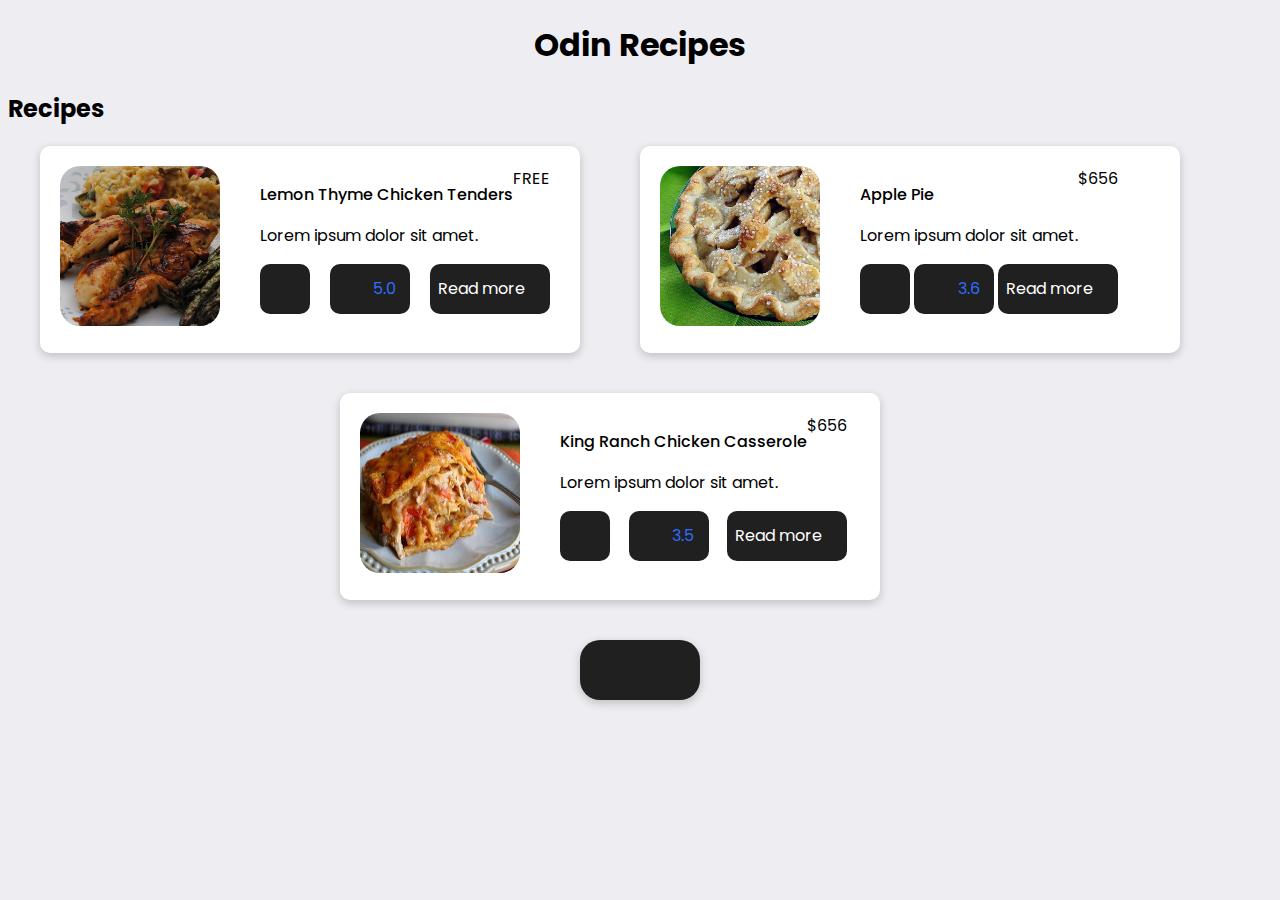
<file: index.html>
<!DOCTYPE html>
<html lang="en">
  <head>
    <meta charset="UTF-8" />
    <meta http-equiv="X-UA-Compatible" content="IE=edge" />
    <meta name="viewport" content="width=device-width, initial-scale=1.0" />
    <link
      rel="stylesheet"
      href="https://pro.fontawesome.com/releases/v5.10.0/css/all.css"
      integrity="sha384-AYmEC3Yw5cVb3ZcuHtOA93w35dYTsvhLPVnYs9eStHfGJvOvKxVfELGroGkvsg+p"
      crossorigin="anonymous"
    />
    <link rel="stylesheet" href="css/styles.css" />
    <title>Odin Recipes</title>
  </head>
  <body>
    <h1 class="title">Odin Recipes</h1>
    <h2 class="subtitle">Recipes</h2>
    <section class="cards">
      <div class="card">
        <div class="card-img">
          <img src="images/chicken.jpeg" alt="Lemon Thyme Chicken Tenders" />
        </div>
        <div class="card-content">
          <div class="card-content-flex">
            <div class="card-text">
              <p class="food-name">Lemon Thyme Chicken Tenders</p>
              <p>Lorem ipsum dolor sit amet.</p>
            </div>
            <div class="card-price">FREE</div>
          </div>
          <div class="card-other">
            <div class="bookmark"><i class="far fa-bookmark"></i></div>
            <div class="rating">
              <i class="fas fa-star"></i>
              <p>5.0</p>
            </div>
            <div class="read">
              <p class="link"><a href="recipes/chicken.html">Read more</a></p>
              <i class="fas fa-arrow-right"></i>
            </div>
          </div>
        </div>
      </div>

      <div class="card">
        <div class="card-img">
          <img src="images/apple-pie.jpeg" alt="Lemon Thyme Chicken Tenders" />
        </div>
        <div class="card-content">
          <div class="card-content-flex">
            <div class="card-text">
              <p class="food-name">Apple Pie</p>
              <p>Lorem ipsum dolor sit amet.</p>
            </div>
            <div class="card-price">$656</div>
          </div>
          <div class="card-other">
            <div class="bookmark"><i class="far fa-bookmark"></i></div>
            <div class="rating">
              <i class="fas fa-star-half-alt"></i>
              <p>3.6</p>
            </div>
            <div class="read">
              <p class="link"><a href="recipes/apple-pie.html">Read more</a></p>
              <i class="fas fa-arrow-right"></i>
            </div>
          </div>
        </div>
      </div>

      <div class="card">
        <div class="card-img-img">
          <img src="images/casserole.jpeg" alt="Lemon Thyme Chicken Tenders" />
        </div>
        <div class="card-content">
          <div class="card-content-flex">
            <div class="card-text">
              <p class="food-name">King Ranch Chicken Casserole</p>
              <p>Lorem ipsum dolor sit amet.</p>
            </div>
            <div class="card-price">$656</div>
          </div>
          <div class="card-other">
            <div class="bookmark"><i class="far fa-bookmark"></i></div>
            <div class="rating">
              <i class="fas fa-star-half-alt"></i>
              <p>3.5</p>
            </div>
            <div class="read">
              <p class="link"><a href="recipes/casserole.html">Read more</a></p>
              <i class="fas fa-arrow-right"></i>
            </div>
          </div>
        </div>
      </div>
    </section>
    <div class="git">
      <a href="https://github.com/JuanDCeballos" target="_blank"
        ><i class="fab fa-github"></i
      ></a>
    </div>
  </body>
</html>
</file>
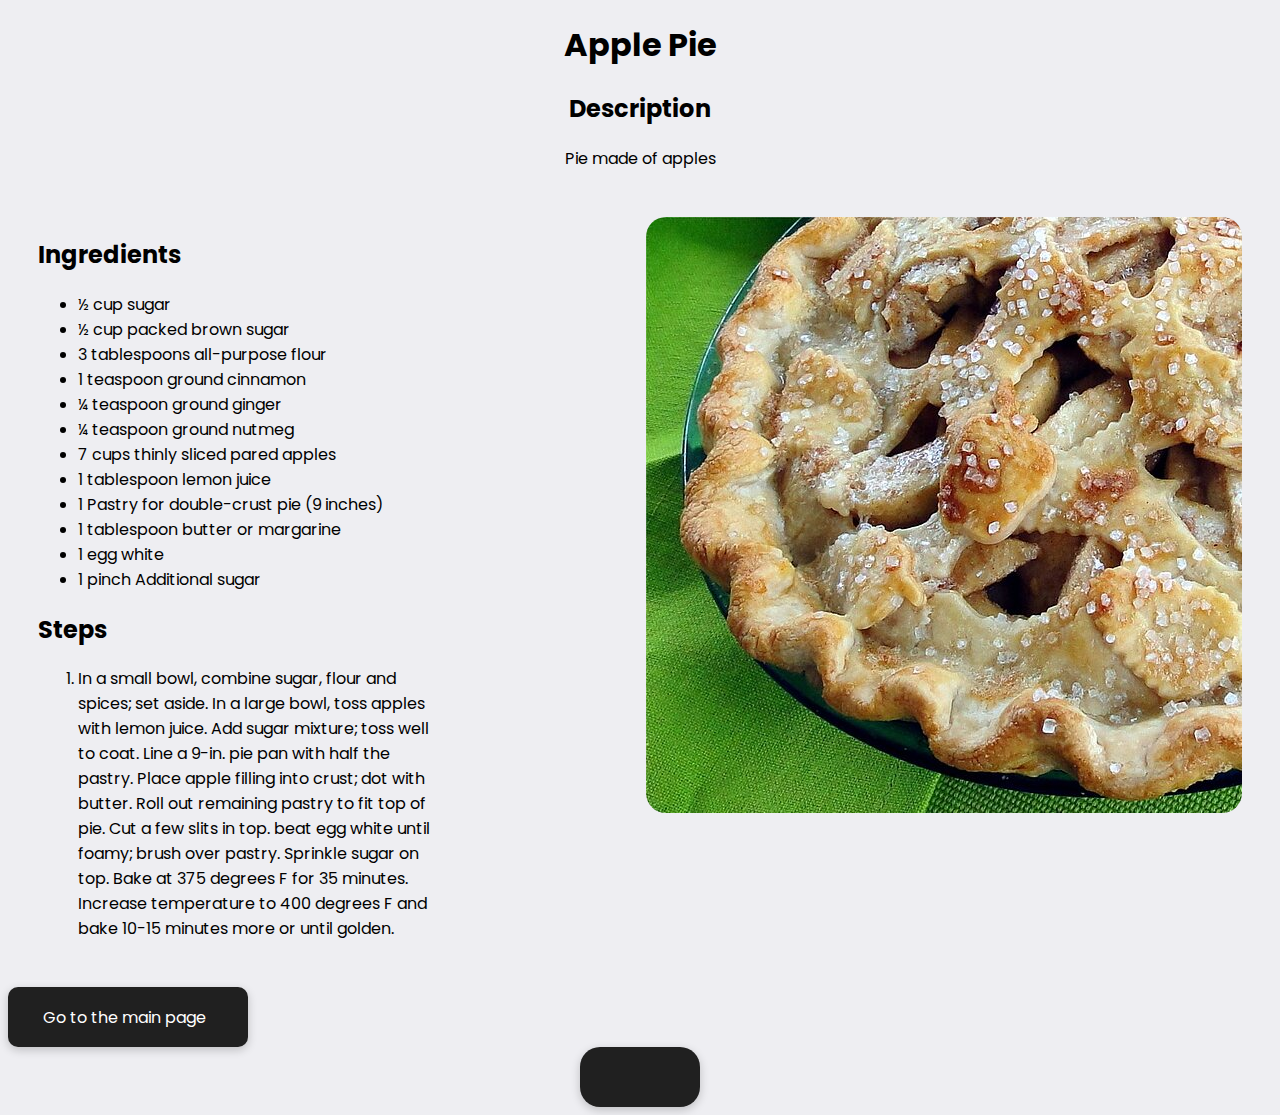
<file: recipes/apple-pie.html>
<!DOCTYPE html>
<html lang="en">
  <head>
    <meta charset="UTF-8" />
    <meta http-equiv="X-UA-Compatible" content="IE=edge" />
    <meta name="viewport" content="width=device-width, initial-scale=1.0" />
    <link
      rel="stylesheet"
      href="https://pro.fontawesome.com/releases/v5.10.0/css/all.css"
      integrity="sha384-AYmEC3Yw5cVb3ZcuHtOA93w35dYTsvhLPVnYs9eStHfGJvOvKxVfELGroGkvsg+p"
      crossorigin="anonymous"
    />
    <link rel="stylesheet" href="styles.css" />
    <title>Apple Pie</title>
  </head>
  <body>
    <h1 class="title">Apple Pie</h1>
    <div class="description">
      <h2>Description</h2>
      <p>Pie made of apples</p>
    </div>
    <main class="page">
      <div class="side-img">
        <img src="../images/apple-pie.jpeg" alt="Apple Pie" />
      </div>
      <div class="prepare">
        <h2>Ingredients</h2>
        <ul>
          <li>½ cup sugar</li>
          <li>½ cup packed brown sugar</li>
          <li>3 tablespoons all-purpose flour</li>
          <li>1 teaspoon ground cinnamon</li>
          <li>¼ teaspoon ground ginger</li>
          <li>¼ teaspoon ground nutmeg</li>
          <li>7 cups thinly sliced pared apples</li>
          <li>1 tablespoon lemon juice</li>
          <li>1 Pastry for double-crust pie (9 inches)</li>
          <li>1 tablespoon butter or margarine</li>
          <li>1 egg white</li>
          <li>1 pinch Additional sugar</li>
        </ul>
        <h2>Steps</h2>
        <ol>
          <li>
            In a small bowl, combine sugar, flour and spices; set aside. In a
            large bowl, toss apples with lemon juice. Add sugar mixture; toss
            well to coat. Line a 9-in. pie pan with half the pastry. Place apple
            filling into crust; dot with butter. Roll out remaining pastry to
            fit top of pie. Cut a few slits in top. beat egg white until foamy;
            brush over pastry. Sprinkle sugar on top. Bake at 375 degrees F for
            35 minutes. Increase temperature to 400 degrees F and bake 10-15
            minutes more or until golden.
          </li>
        </ol>
      </div>
    </main>
    <div class="main-page">
      <i class="fas fa-home"></i>
      <p><a href="../index.html">Go to the main page</a></p>
    </div>
    <div class="git">
      <a href="https://github.com/JuanDCeballos" target="_blank"
        ><i class="fab fa-github"></i
      ></a>
    </div>
  </body>
</html>
</file>
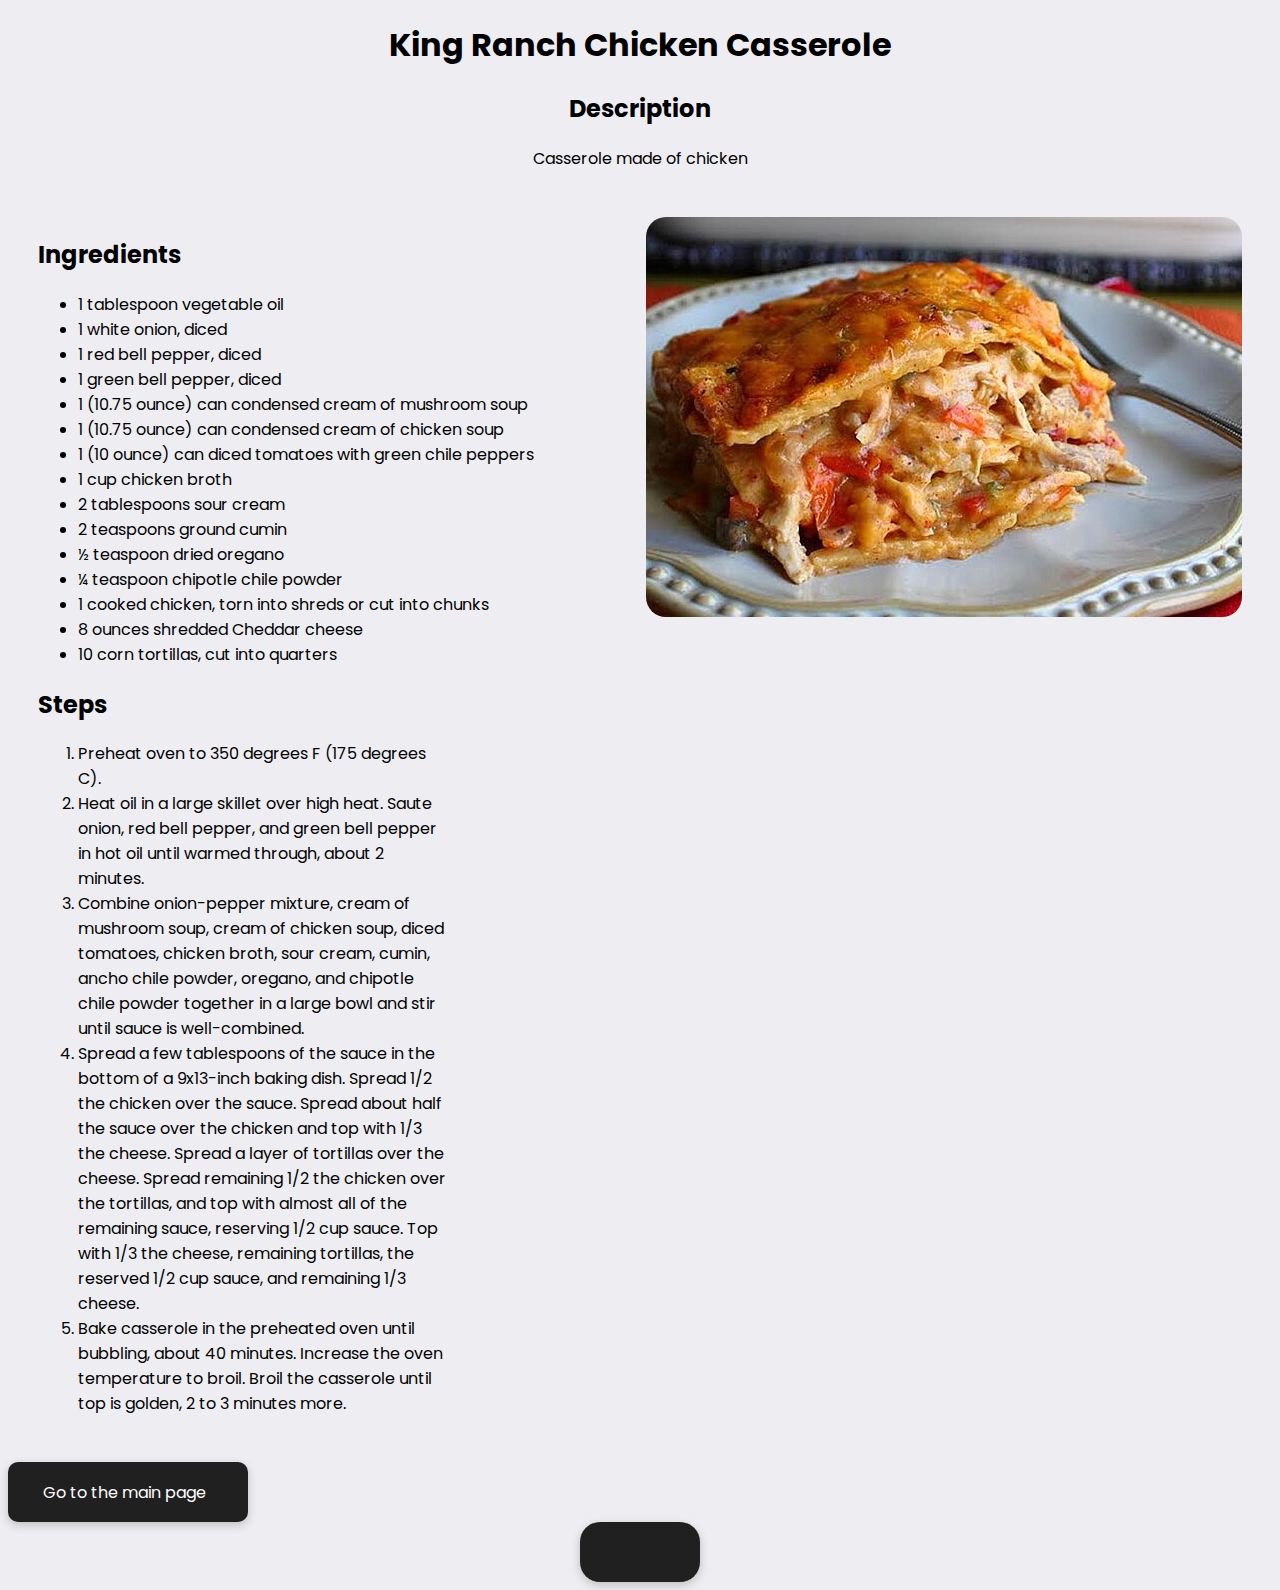
<file: recipes/casserole.html>
<!DOCTYPE html>
<html lang="en">
  <head>
    <meta charset="UTF-8" />
    <meta http-equiv="X-UA-Compatible" content="IE=edge" />
    <meta name="viewport" content="width=device-width, initial-scale=1.0" />
    <link
      rel="stylesheet"
      href="https://pro.fontawesome.com/releases/v5.10.0/css/all.css"
      integrity="sha384-AYmEC3Yw5cVb3ZcuHtOA93w35dYTsvhLPVnYs9eStHfGJvOvKxVfELGroGkvsg+p"
      crossorigin="anonymous"
    />
    <link rel="stylesheet" href="styles.css" />
    <title>King Ranch Chicken Casserole</title>
  </head>
  <body>
    <h1 class="title">King Ranch Chicken Casserole</h1>
    <div class="description">
      <h2>Description</h2>
      <p>Casserole made of chicken</p>
    </div>
    <main class="page">
      <div class="side-img">
        <img src="../images/casserole.jpeg" alt="casserole" />
      </div>
      <div class="prepare">
        <h2>Ingredients</h2>
        <ul>
          <li>1 tablespoon vegetable oil</li>
          <li>1 white onion, diced</li>
          <li>1 red bell pepper, diced</li>
          <li>1 green bell pepper, diced</li>
          <li>1 (10.75 ounce) can condensed cream of mushroom soup</li>
          <li>1 (10.75 ounce) can condensed cream of chicken soup</li>
          <li>1 (10 ounce) can diced tomatoes with green chile peppers</li>
          <li>1 cup chicken broth</li>
          <li>2 tablespoons sour cream</li>
          <li>2 teaspoons ground cumin</li>
          <li>½ teaspoon dried oregano</li>
          <li>¼ teaspoon chipotle chile powder</li>
          <li>1 cooked chicken, torn into shreds or cut into chunks</li>
          <li>8 ounces shredded Cheddar cheese</li>
          <li>10 corn tortillas, cut into quarters</li>
        </ul>
        <h2>Steps</h2>
        <ol>
          <li>Preheat oven to 350 degrees F (175 degrees C).</li>
          <li>
            Heat oil in a large skillet over high heat. Saute onion, red bell
            pepper, and green bell pepper in hot oil until warmed through, about
            2 minutes.
          </li>
          <li>
            Combine onion-pepper mixture, cream of mushroom soup, cream of
            chicken soup, diced tomatoes, chicken broth, sour cream, cumin,
            ancho chile powder, oregano, and chipotle chile powder together in a
            large bowl and stir until sauce is well-combined.
          </li>
          <li>
            Spread a few tablespoons of the sauce in the bottom of a 9x13-inch
            baking dish. Spread 1/2 the chicken over the sauce. Spread about
            half the sauce over the chicken and top with 1/3 the cheese. Spread
            a layer of tortillas over the cheese. Spread remaining 1/2 the
            chicken over the tortillas, and top with almost all of the remaining
            sauce, reserving 1/2 cup sauce. Top with 1/3 the cheese, remaining
            tortillas, the reserved 1/2 cup sauce, and remaining 1/3 cheese.
          </li>
          <li>
            Bake casserole in the preheated oven until bubbling, about 40
            minutes. Increase the oven temperature to broil. Broil the casserole
            until top is golden, 2 to 3 minutes more.
          </li>
        </ol>
      </div>
    </main>
    <div class="main-page">
      <i class="fas fa-home"></i>
      <p><a href="../index.html">Go to the main page</a></p>
    </div>
    <div class="git">
      <a href="https://github.com/JuanDCeballos" target="_blank"
        ><i class="fab fa-github"></i
      ></a>
    </div>
  </body>
</html>
</file>
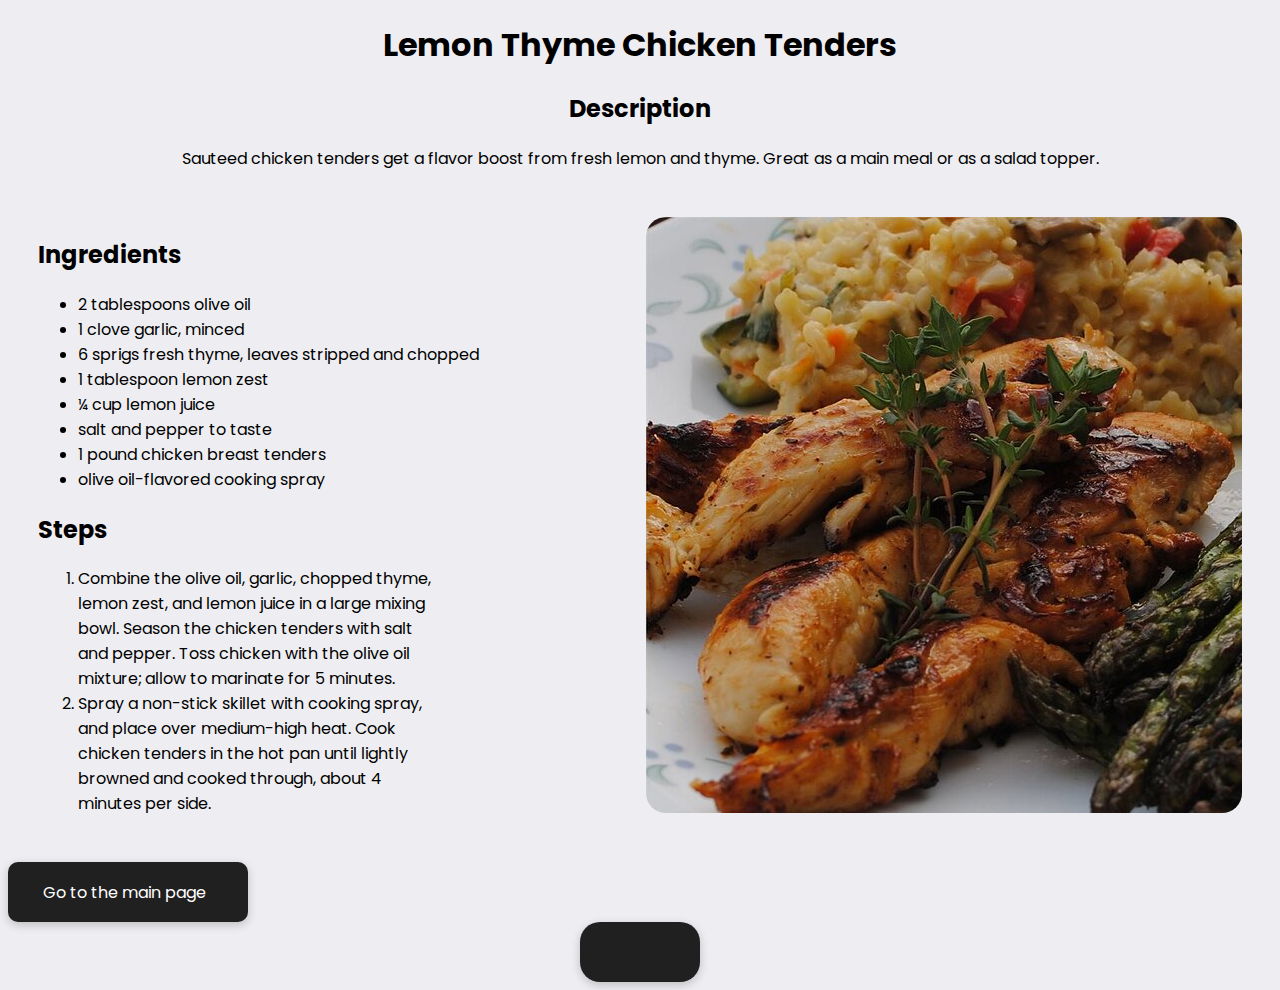
<file: recipes/chicken.html>
<!DOCTYPE html>
<html lang="en">
  <head>
    <meta charset="UTF-8" />
    <meta http-equiv="X-UA-Compatible" content="IE=edge" />
    <meta name="viewport" content="width=device-width, initial-scale=1.0" />
    <link
      rel="stylesheet"
      href="https://pro.fontawesome.com/releases/v5.10.0/css/all.css"
      integrity="sha384-AYmEC3Yw5cVb3ZcuHtOA93w35dYTsvhLPVnYs9eStHfGJvOvKxVfELGroGkvsg+p"
      crossorigin="anonymous"
    />
    <link rel="stylesheet" href="styles.css" />
    <title>Lemon Thyme Chicken Tenders</title>
  </head>
  <body>
    <h1 class="title">Lemon Thyme Chicken Tenders</h1>
    <div class="description">
      <h2>Description</h2>
      <p>
        Sauteed chicken tenders get a flavor boost from fresh lemon and thyme.
        Great as a main meal or as a salad topper.
      </p>
    </div>
    <main class="page">
      <div class="side-img">
        <img src="../images/chicken.jpeg" alt="chicken" />
      </div>
      <div class="prepare">
        <h2>Ingredients</h2>
        <ul>
          <li>2 tablespoons olive oil</li>
          <li>1 clove garlic, minced</li>
          <li>6 sprigs fresh thyme, leaves stripped and chopped</li>
          <li>1 tablespoon lemon zest</li>
          <li>¼ cup lemon juice</li>
          <li>salt and pepper to taste</li>
          <li>1 pound chicken breast tenders</li>
          <li>olive oil-flavored cooking spray</li>
        </ul>
        <h2>Steps</h2>
        <ol>
          <li>
            Combine the olive oil, garlic, chopped thyme, lemon zest, and lemon
            juice in a large mixing bowl. Season the chicken tenders with salt
            and pepper. Toss chicken with the olive oil mixture; allow to
            marinate for 5 minutes.
          </li>
          <li>
            Spray a non-stick skillet with cooking spray, and place over
            medium-high heat. Cook chicken tenders in the hot pan until lightly
            browned and cooked through, about 4 minutes per side.
          </li>
        </ol>
      </div>
    </main>
    <div class="main-page">
      <i class="fas fa-home"></i>
      <p><a href="../index.html">Go to the main page</a></p>
    </div>
    <div class="git">
      <a href="https://github.com/JuanDCeballos" target="_blank"
        ><i class="fab fa-github"></i
      ></a>
    </div>
  </body>
</html>
</file>
<file: css/styles.css>
@import url('https://fonts.googleapis.com/css2?family=Poppins:wght@400;500;700&display=swap');

:root {
  --main-color: #eeeef2;
  --main-color-card: #ffffff;
  --main-color-card-buttons: #202020;
  --main-color-card-star: #2f6dfe;
}

body {
  font-family: 'Poppins', sans-serif;
  background-color: var(--main-color);
}

.title {
  font-weight: 700;
  text-align: center;
}

.cards {
  display: flex;
  flex-wrap: wrap;
  justify-content: center;
}

.card {
  display: flex;
  flex-wrap: wrap;
  padding: 20px;
  background-color: var(--main-color-card);
  border-radius: 10px;
  box-shadow: 0 3px 10px rgb(0 0 0 / 0.2);
  margin-bottom: 40px;
}

.card-content {
  margin: 0 auto;
}

.food-name {
  font-weight: 500;
}

.card-content-flex {
  display: flex;
}

.card-img {
  margin: 0 auto;
}

.card .card-img img {
  width: 160px;
  height: auto;
  border-radius: 20px;
}

.card .card-img-img img {
  width: 160px;
  height: 160px;
  border-radius: 20px;
}

.card-other {
  display: flex;
  justify-content: space-between;
}

.bookmark {
  font-size: 20px;
  text-align: center;
  color: var(--main-color-card);
  background-color: var(--main-color-card-buttons);
  border-radius: 10px;
  width: 50px;
  height: 50px;
  line-height: 50px;
  cursor: pointer;
}

.rating {
  display: flex;
  justify-content: space-around;
  align-items: center;
  color: var(--main-color-card-star);
  background-color: var(--main-color-card-buttons);
  border-radius: 10px;
  width: 80px;
  height: 50px;
  cursor: pointer;
}

.rating i {
  font-size: 20px;
}

.read {
  display: flex;
  justify-content: space-around;
  align-items: center;
  color: var(--main-color-card);
  background-color: var(--main-color-card-buttons);
  border-radius: 10px;
  width: 120px;
  height: 50px;
  cursor: pointer;
}

.read a {
  text-decoration: none;
  color: var(--main-color-card);
}

.git {
  margin: 0 auto;
  background-color: var(--main-color-card-buttons);
  width: 120px;
  height: 60px;
  border-radius: 20px;
  text-align: center;
  line-height: 80px;
  box-shadow: 0 3px 10px rgb(0 0 0 / 0.2);
}

.git a {
  text-decoration: none;
  color: var(--main-color-card);
}

.git a i {
  font-size: 40px;
}

@media screen and (min-width: 500px) {
  .card {
    margin-right: 60px;
  }

  .card-content {
    margin: unset;
  }

  .card-img {
    margin: unset;
  }

  .card-img img {
    margin-right: 40px;
  }

  .card-img-img img {
    margin-right: 40px;
  }

  .card {
    min-width: 500px;
  }
}
</file>
<file: recipes/styles.css>
@import url('https://fonts.googleapis.com/css2?family=Poppins:wght@400;500;700&display=swap');

:root {
  --main-color: #eeeef2;
  --main-color-card: #ffffff;
  --main-color-card-buttons: #202020;
  --main-color-card-star: #2f6dfe;
}

body {
  font-family: 'Poppins', sans-serif;
  background-color: var(--main-color);
}

.page {
  overflow: hidden;
  display: flex;
  flex-direction: column;
  padding: 30px;
}

.title {
  text-align: center;
}

.description {
  text-align: center;
}

.side-img img {
  border-radius: 20px;
}

.main-page {
  display: flex;
  align-items: center;
  background-color: var(--main-color-card-buttons);
  color: var(--main-color-card);
  border-radius: 10px;
  width: 230px;
  height: 50px;
  padding: 5px;
  cursor: pointer;
  box-shadow: 0 3px 10px rgb(0 0 0 / 0.2);
}

.main-page a {
  text-decoration: none;
  color: var(--main-color-card);
}

.main-page i {
  margin-right: 20px;
  margin-left: 10px;
}

.git {
  margin: 0 auto;
  background-color: var(--main-color-card-buttons);
  width: 120px;
  height: 60px;
  border-radius: 20px;
  text-align: center;
  line-height: 80px;
  box-shadow: 0 3px 10px rgb(0 0 0 / 0.2);
}

.git a {
  text-decoration: none;
  color: var(--main-color-card);
}

.git a i {
  font-size: 40px;
}

@media screen and (min-width: 1200px) {
  .page {
    display: flex;
    flex-direction: row-reverse;
  }

  ol {
    padding-right: 200px;
  }
}
</file>
